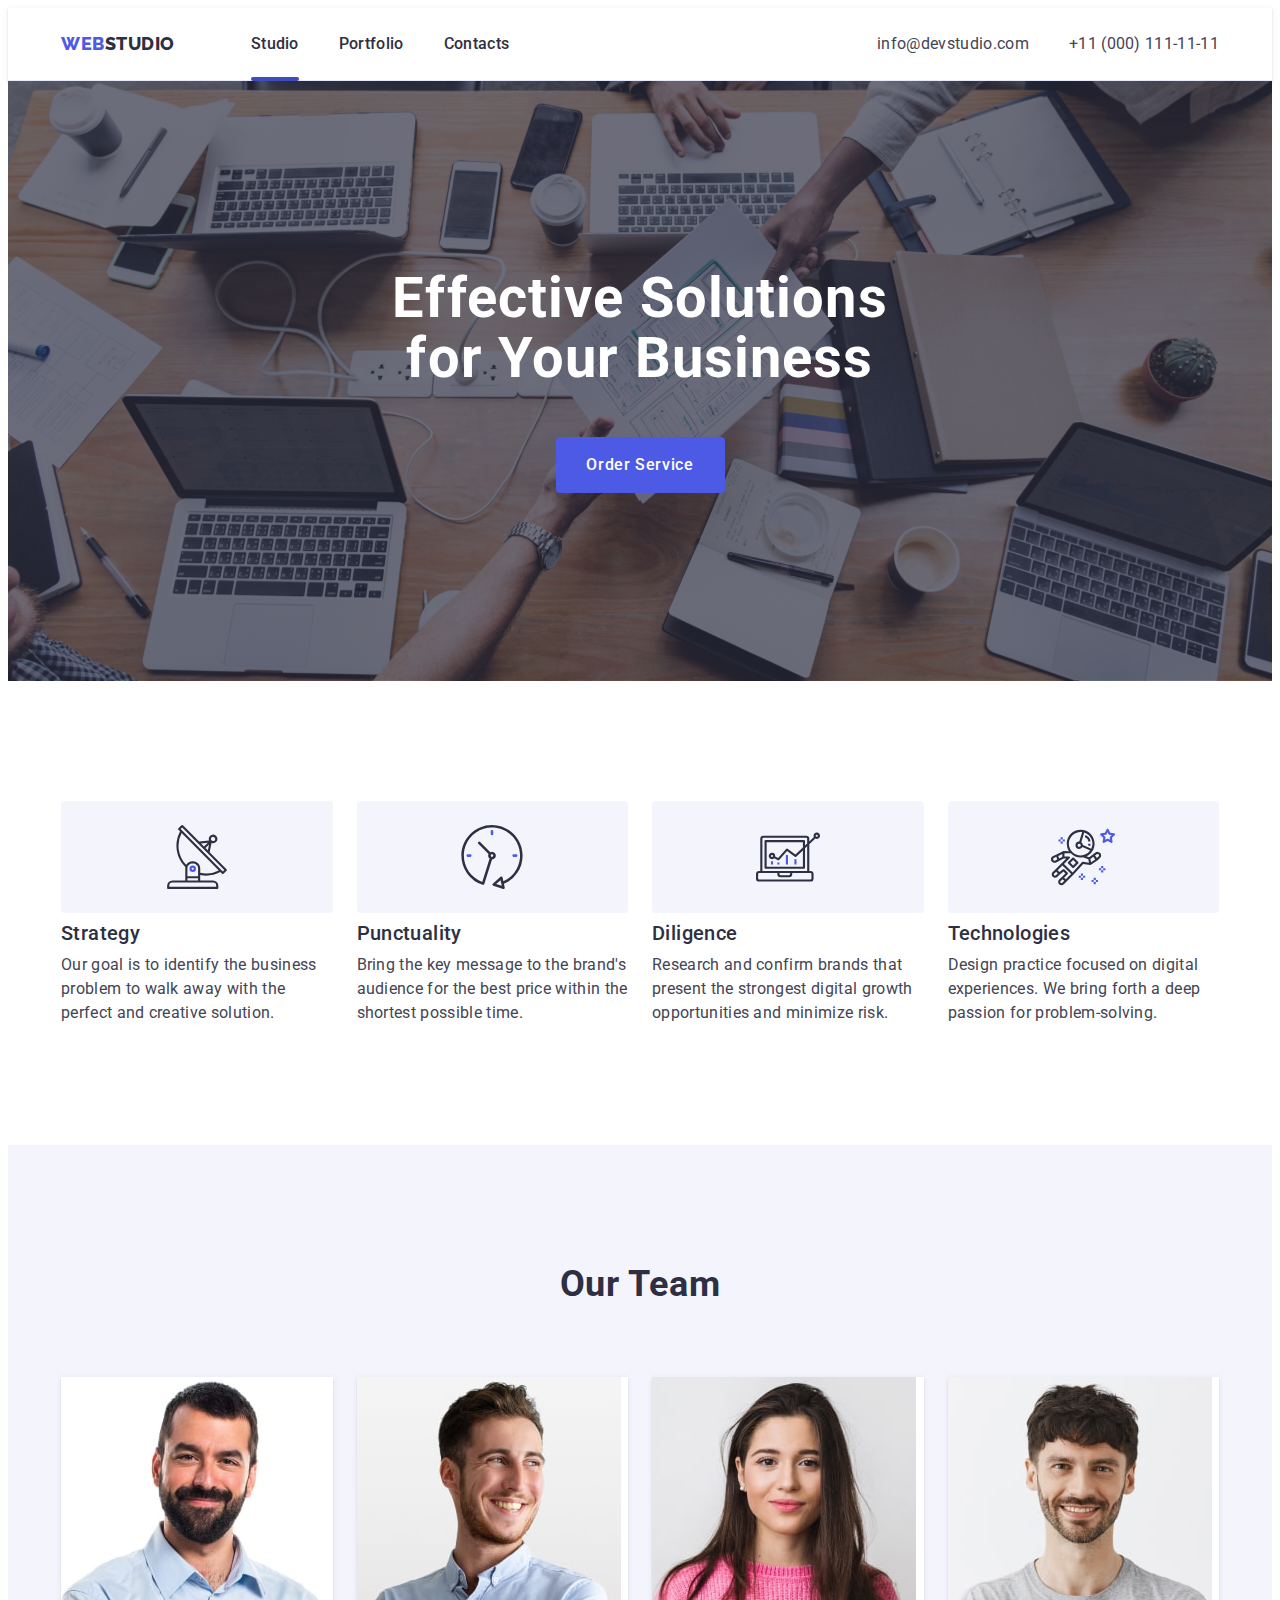
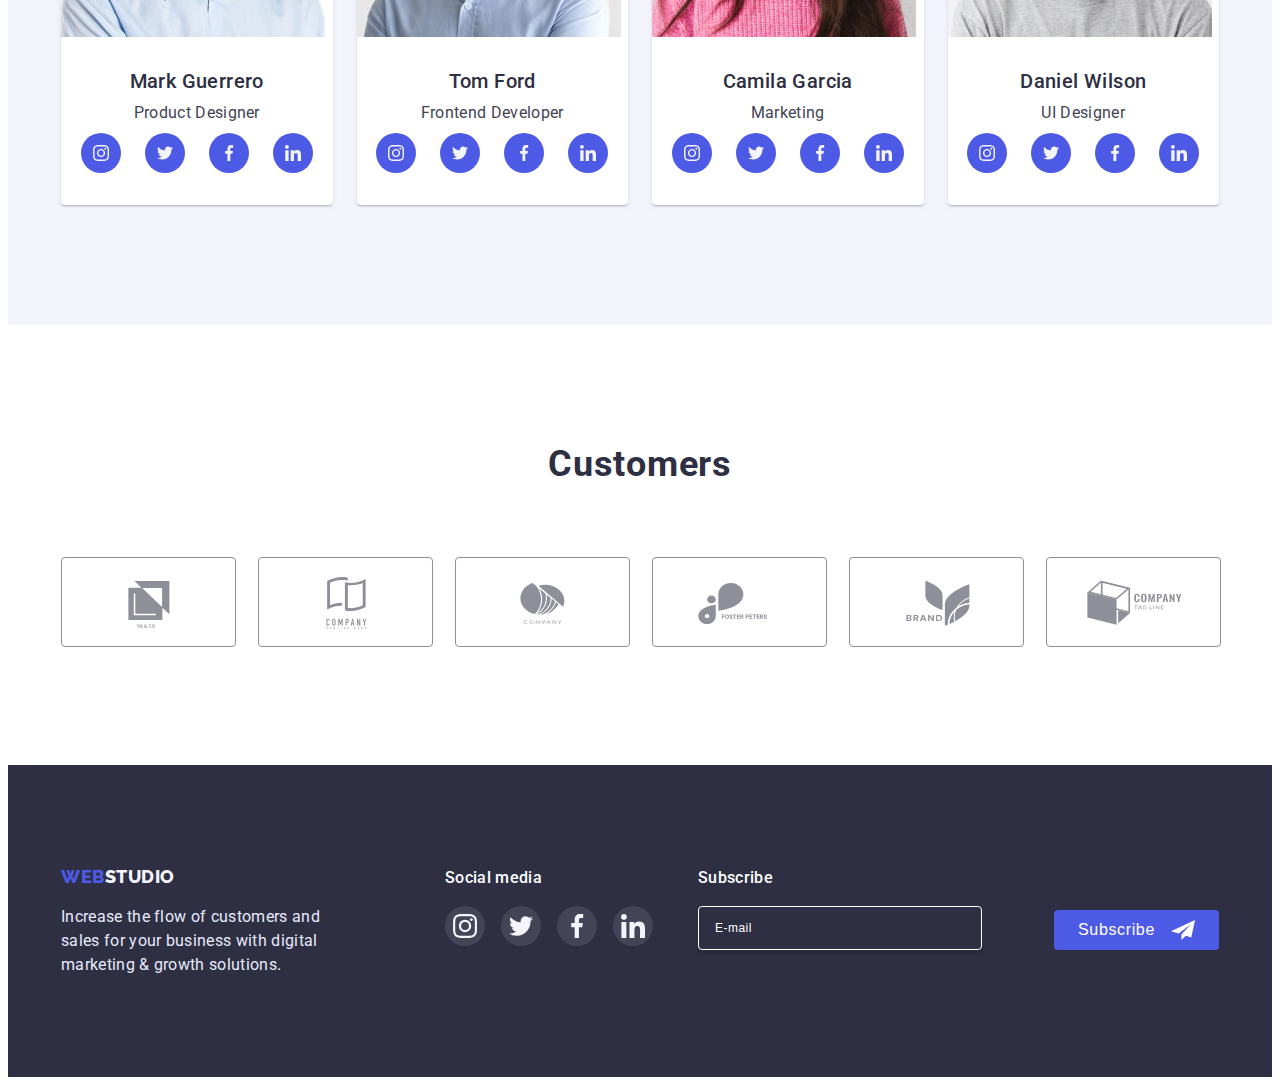
<file: index.html>
<!DOCTYPE html>
<html lang="en">
<head>
    <meta charset="UTF-8"/>
    <meta http-equiv="X-UA-Compatible" content="IE=edge"/>
    <meta name="viewport" content="width=device-width, initial-scale=1.0"/>
    <link href="https://fonts.googleapis.com" rel="preconnect"/>
    <link href="https://fonts.gstatic.com" rel="preconnect" crossorigin/>
    <link
            href="https://fonts.googleapis.com/css2?family=Raleway:wght@800&family=Roboto:wght@400;500;700&display=swap"
            rel="stylesheet"
    />
    <title>WebStudio</title>
    <link
            href="https://cdnjs.cloudflare.com/ajax/libs/modern-normalize/1.1.0/modern-normalize.min.css"
            rel="stylesheet"
            integrity="sha512-wpPYUAdjBVSE4KJnH1VR1HeZfpl1ub8YT/NKx4PuQ5NmX2tKuGu6U/JRp5y+Y8XG2tV+wKQpNHVUX03MfMFn9Q=="
            crossorigin="anonymous"
            referrerpolicy="no-referrer"
    />
    <link href="./css/styles.css" rel="stylesheet"/>
</head>
<body>
<header class="header">
    <div class="container header-container">
        <nav class="header-navigation">
            <a class="logo link header-logo" href
            >Web<span class="logo-dark">Studio</span>
            </a>
            <ul class="header-menu-list list">
                <li class="header-item">
                    <a class="header-menu-link link current" href="./index.html"
                    >Studio</a
                    >
                </li>
                <li class="header-menu-item">
                    <a class="header-menu-link link" href="./portfolio.html"
                    >Portfolio</a
                    >
                </li>
                <li class="header-menu-item">
                    <a class="header-menu-link link" href>Contacts</a>
                </li>
            </ul>
        </nav>
        <address class="header-contacts">
            <ul class="header-contacts-list list">
                <li class="header-contacts-item">
                    <a class="header-contacts-link link" href>info@devstudio.com</a>
                </li>
                <li class="header-contacts-item">
                    <a class="header-contacts-link link" href>+11 (000) 111-11-11</a>
                </li>
            </ul>
        </address>
    </div>
</header>
<main>
    <section class="hero">
        <div class="container">
            <h1 class="hero-title">Effective Solutions for Your Business</h1>
            <button class="hero-btn btn" data-modal-open type="button">
                Order Service
            </button>
        </div>
    </section>
    <section class="features section">
        <div class="container">
            <h2 class="visually-hidden">Features</h2>
            <ul class="features-list list">
                <li class="features-item">
                    <div class="features-icon-wrap">
                        <svg class="features-icon" width="64" height="64">
                            <use href="./images/icons.svg#icon-antenna"></use>
                        </svg>
                    </div>
                    <h3 class="features-subtitle section-subtitle">Strategy</h3>
                    <p class="features-item-text section-text">
                        Our goal is to identify the business problem to walk away with
                        the perfect and creative solution.
                    </p>
                </li>
                <li class="features-item">
                    <div class="features-icon-wrap">
                        <svg class="features-icon" width="64" height="64">
                            <use href="./images/icons.svg#icon-clock"></use>
                        </svg>
                    </div>
                    <h3 class="features-subtitle section-subtitle">Punctuality</h3>
                    <p class="features-item-text section-text">
                        Bring the key message to the brand's audience for the best price
                        within the shortest possible time.
                    </p>
                </li>
                <li class="features-item">
                    <div class="features-icon-wrap">
                        <svg class="features-icon" width="64" height="64">
                            <use href="./images/icons.svg#icon-diagram"></use>
                        </svg>
                    </div>
                    <h3 class="features-subtitle section-subtitle">Diligence</h3>
                    <p class="features-item-text section-text">
                        Research and confirm brands that present the strongest digital
                        growth opportunities and minimize risk.
                    </p>
                </li>
                <li class="features-item">
                    <div class="features-icon-wrap">
                        <svg class="features-icon" width="64" height="64">
                            <use href="./images/icons.svg#icon-astronaut"></use>
                        </svg>
                    </div>
                    <h3 class="features-subtitle section-subtitle">Technologies</h3>
                    <p class="features-item-text section-text">
                        Design practice focused on digital experiences. We bring forth a
                        deep passion for problem-solving.
                    </p>
                </li>
            </ul>
        </div>
    </section>
    <section class="team section">
        <div class="container">
            <h2 class="team-title section-title">Our Team</h2>
            <ul class="team-list list">
                <li class="team-item">
                    <img
                            src="./images/team-img-1.jpeg"
                            alt="teammate photo"
                            width="264"
                            height="260"
                    />
                    <div class="team-item-wrap">
                        <h3 class="team-subtitle section-subtitle">Mark Guerrero</h3>
                        <p class="team-item-text section-text">Product Designer</p>
                        <ul class="team-social-list list">
                            <li class="team-social-item">
                                <a class="team-social-link link" href>
                                    <svg class="team-social-icon" width="16" height="16">
                                        <use href="./images/icons.svg#icon-instagram"></use>
                                    </svg>
                                </a>
                            </li>
                            <li class="team-social-item">
                                <a class="team-social-link link" href>
                                    <svg class="team-social-icon" width="16" height="16">
                                        <use href="./images/icons.svg#icon-twitter"></use>
                                    </svg>
                                </a>
                            </li>
                            <li class="team-social-item">
                                <a class="team-social-link link" href>
                                    <svg class="team-social-icon" width="16" height="16">
                                        <use href="./images/icons.svg#icon-facebook"></use>
                                    </svg>
                                </a>
                            </li>
                            <li class="team-social-item">
                                <a class="team-social-link link" href>
                                    <svg class="team-social-icon" width="16" height="16">
                                        <use href="./images/icons.svg#icon-linkedin"></use>
                                    </svg>
                                </a>
                            </li>
                        </ul>
                    </div>
                </li>
                <li class="team-item">
                    <img
                            src="./images/team-img-2.jpeg"
                            alt="teammate photo"
                            width="264"
                            height="260"
                    />
                    <div class="team-item-wrap">
                        <h3 class="team-subtitle section-subtitle">Tom Ford</h3>
                        <p class="team-item-text section-text">Frontend Developer</p>
                        <ul class="team-social-list list">
                            <li class="team-social-item">
                                <a class="team-social-link link" href>
                                    <svg class="team-social-icon" width="16" height="16">
                                        <use href="./images/icons.svg#icon-instagram"></use>
                                    </svg>
                                </a>
                            </li>
                            <li class="team-social-item">
                                <a class="team-social-link link" href>
                                    <svg class="team-social-icon" width="16" height="16">
                                        <use href="./images/icons.svg#icon-twitter"></use>
                                    </svg>
                                </a>
                            </li>
                            <li class="team-social-item">
                                <a class="team-social-link link" href>
                                    <svg class="team-social-icon" width="16" height="16">
                                        <use href="./images/icons.svg#icon-facebook"></use>
                                    </svg>
                                </a>
                            </li>
                            <li class="team-social-item">
                                <a class="team-social-link link" href>
                                    <svg class="team-social-icon" width="16" height="16">
                                        <use href="./images/icons.svg#icon-linkedin"></use>
                                    </svg>
                                </a>
                            </li>
                        </ul>
                    </div>
                </li>
                <li class="team-item">
                    <img
                            src="./images/team-img-3.jpeg"
                            alt="teammate photo"
                            width="264"
                            height="260"
                    />
                    <div class="team-item-wrap">
                        <h3 class="team-subtitle section-subtitle">Camila Garcia</h3>
                        <p class="team-item-text section-text">Marketing</p>
                        <ul class="team-social-list list">
                            <li class="team-social-item">
                                <a class="team-social-link link" href>
                                    <svg class="team-social-icon" width="16" height="16">
                                        <use href="./images/icons.svg#icon-instagram"></use>
                                    </svg>
                                </a>
                            </li>
                            <li class="team-social-item">
                                <a class="team-social-link link" href>
                                    <svg class="team-social-icon" width="16" height="16">
                                        <use href="./images/icons.svg#icon-twitter"></use>
                                    </svg>
                                </a>
                            </li>
                            <li class="team-social-item">
                                <a class="team-social-link link" href>
                                    <svg class="team-social-icon" width="16" height="16">
                                        <use href="./images/icons.svg#icon-facebook"></use>
                                    </svg>
                                </a>
                            </li>
                            <li class="team-social-item">
                                <a class="team-social-link link" href>
                                    <svg class="team-social-icon" width="16" height="16">
                                        <use href="./images/icons.svg#icon-linkedin"></use>
                                    </svg>
                                </a>
                            </li>
                        </ul>
                    </div>
                </li>
                <li class="team-item">
                    <img
                            src="./images/team-img-4.jpeg"
                            alt="teammate photo"
                            width="264"
                            height="260"
                    />
                    <div class="team-item-wrap">
                        <h3 class="team-subtitle section-subtitle">Daniel Wilson</h3>
                        <p class="team-item-text section-text">UI Designer</p>
                        <ul class="team-social-list list">
                            <li class="team-social-item">
                                <a class="team-social-link link" href>
                                    <svg class="team-social-icon" width="16" height="16">
                                        <use href="./images/icons.svg#icon-instagram"></use>
                                    </svg>
                                </a>
                            </li>
                            <li class="team-social-item">
                                <a class="team-social-link link" href>
                                    <svg class="team-social-icon" width="16" height="16">
                                        <use href="./images/icons.svg#icon-twitter"></use>
                                    </svg>
                                </a>
                            </li>
                            <li class="team-social-item">
                                <a class="team-social-link link" href>
                                    <svg class="team-social-icon" width="16" height="16">
                                        <use href="./images/icons.svg#icon-facebook"></use>
                                    </svg>
                                </a>
                            </li>
                            <li class="team-social-item">
                                <a class="team-social-link link" href>
                                    <svg class="team-social-icon" width="16" height="16">
                                        <use href="./images/icons.svg#icon-linkedin"></use>
                                    </svg>
                                </a>
                            </li>
                        </ul>
                    </div>
                </li>
            </ul>
        </div>
    </section>
    <section class="customers section">
        <div class="container">
            <h2 class="customers-title section-title">Customers</h2>
            <ul class="customers-list list">
                <li class="customers-item">
                    <a class="customers-link link" href>
                        <svg class="customers-icon" width="104" height="56">
                            <use href="./images/icons.svg#icon-logo-1"></use>
                        </svg>
                    </a>
                </li>
                <li class="customers-item">
                    <a class="customers-link link" href>
                        <svg class="customers-icon" width="104" height="56">
                            <use href="./images/icons.svg#icon-logo-2"></use>
                        </svg>
                    </a>
                </li>
                <li class="customers-item">
                    <a class="customers-link link" href>
                        <svg class="customers-icon" width="104" height="56">
                            <use href="./images/icons.svg#icon-logo-3"></use>
                        </svg>
                    </a>
                </li>
                <li class="customers-item">
                    <a class="customers-link link" href>
                        <svg class="customers-icon" width="104" height="56">
                            <use href="./images/icons.svg#icon-logo-4"></use>
                        </svg>
                    </a>
                </li>
                <li class="customers-item">
                    <a class="customers-link link" href>
                        <svg class="customers-icon" width="104" height="56">
                            <use href="./images/icons.svg#icon-logo-5"></use>
                        </svg>
                    </a>
                </li>
                <li class="customers-item">
                    <a class="customers-link link" href>
                        <svg class="customers-icon" width="104" height="56">
                            <use href="./images/icons.svg#icon-logo-6"></use>
                        </svg>
                    </a>
                </li>
            </ul>
        </div>
    </section>
</main>
<footer class="footer">
    <div class="container footer-container">
        <div class="footer-contacts">
            <a class="logo footer-logo link" href
            >Web<span class="logo-light">Studio</span>
            </a>
            <p class="footer-text">
                Increase the flow of customers and sales for your business with
                digital marketing & growth solutions.
            </p>
        </div>
        <div class="footer-soc">
            <p class="footer-soc-title footer-title">Social media</p>
            <ul class="footer-social-list list">
                <li class="footer-social-item">
                    <a class="footer-social-link link" href>
                        <svg class="footer-social-icon" width="24" height="24">
                            <use href="./images/icons.svg#icon-instagram"></use>
                        </svg>
                    </a>
                </li>
                <li class="footer-social-item">
                    <a class="footer-social-link link" href>
                        <svg class="footer-social-icon" width="24" height="24">
                            <use href="./images/icons.svg#icon-twitter"></use>
                        </svg>
                    </a>
                </li>
                <li class="footer-social-item">
                    <a class="footer-social-link link" href>
                        <svg class="footer-social-icon" width="24" height="24">
                            <use href="./images/icons.svg#icon-facebook"></use>
                        </svg>
                    </a>
                </li>
                <li class="footer-social-item">
                    <a class="footer-social-link link" href>
                        <svg class="footer-social-icon" width="24" height="24">
                            <use href="./images/icons.svg#icon-linkedin"></use>
                        </svg>
                    </a>
                </li>
            </ul>
        </div>
        <div class="footer-sub">
            <p class="footer-subscribe-title footer-title">Subscribe</p>
            <form class="footer-form">
                <label class="footer-label">
                    <input
                            class="footer-input"
                            name="user-privacy"
                            type="email"
                            placeholder="E-mail"
                    />
                </label>
                <button class="footer-subscribe-btn" type="submit">
                    Subscribe
                    <svg class="footer-subscribe-icon" width="24" height="24">
                        <use href="./images/icons.svg#icon-plane"></use>
                    </svg>
                </button>
            </form>
        </div>
    </div>
</footer>
<div class="backdrop is-hidden" data-modal>
    <div class="modal">
        <button class="modal-close-btn" data-modal-close type="button">
            <svg class="modal-close-icon" width="8" height="8">
                <use href="./images/icons.svg#icon-close-black"></use>
            </svg>
        </button>
        <p class="modal-title">Leave your contacts and we will call you back</p>
        <form class="modal-form">
            <div class="modal-field">
                <label for="user-name" class="modal-label">Name</label>
                <div class="modal-input-wrap">
                    <input
                            class="modal-input"
                            name="user-name"
                            type="text"
                            id="user-name"
                    />
                    <svg class="modal-icon" width="18" height="24">
                        <use href="./images/icons.svg#icon-person"></use>
                    </svg>
                </div>
            </div>
            <div class="modal-field">
                <label class="modal-label" for="user-tel">Phone</label>
                <div class="modal-input-wrap">
                    <input
                            class="modal-input"
                            id="user-tel"
                            name="user-tel"
                            type="tel"
                    />
                    <svg class="modal-icon" width="18" height="24">
                        <use href="./images/icons.svg#icon-phone"></use>
                    </svg>
                </div>
            </div>
            <div class="modal-field">
                <label class="modal-label" for="user-email">Email</label>
                <div class="modal-input-wrap">
                    <input
                            class="modal-input"
                            id="user-email"
                            name="user-email"
                            type="email"
                    />
                    <svg class="modal-icon" width="18" height="24">
                        <use href="./images/icons.svg#icon-email"></use>
                    </svg>
                </div>
            </div>
            <div class="modal-field textarea-field">
                <label class="modal-label" for="user-comment">Comment</label>
                <textarea
                        class="modal-comment"
                        id="user-comment"
                        name="user-comment"
                        placeholder="Text input"
                ></textarea>
            </div>
            <div class="modal-field check-field">
                <input
                        class="input-check visually-hidden"
                        id="user-privacy"
                        name="user-privacy"
                        type="checkbox"
                        value="true"
                />
                <label class="input-check-text" for="user-privacy">
              <span class="check-empty">
                <svg class="input-check-icon" width="10" height="8">
                  <use href="./images/icons.svg#icon-check"></use>
                </svg>
              </span>
                    I accept the terms and conditions of the
                    <a class="input-check-link" href>Privacy Policy</a></label
                >
            </div>
            <button class="modal-btn btn" type="submit">Send</button>
        </form>
    </div>
</div>
<script src="./js/modal.js"></script>
</body>
</html>
</file>
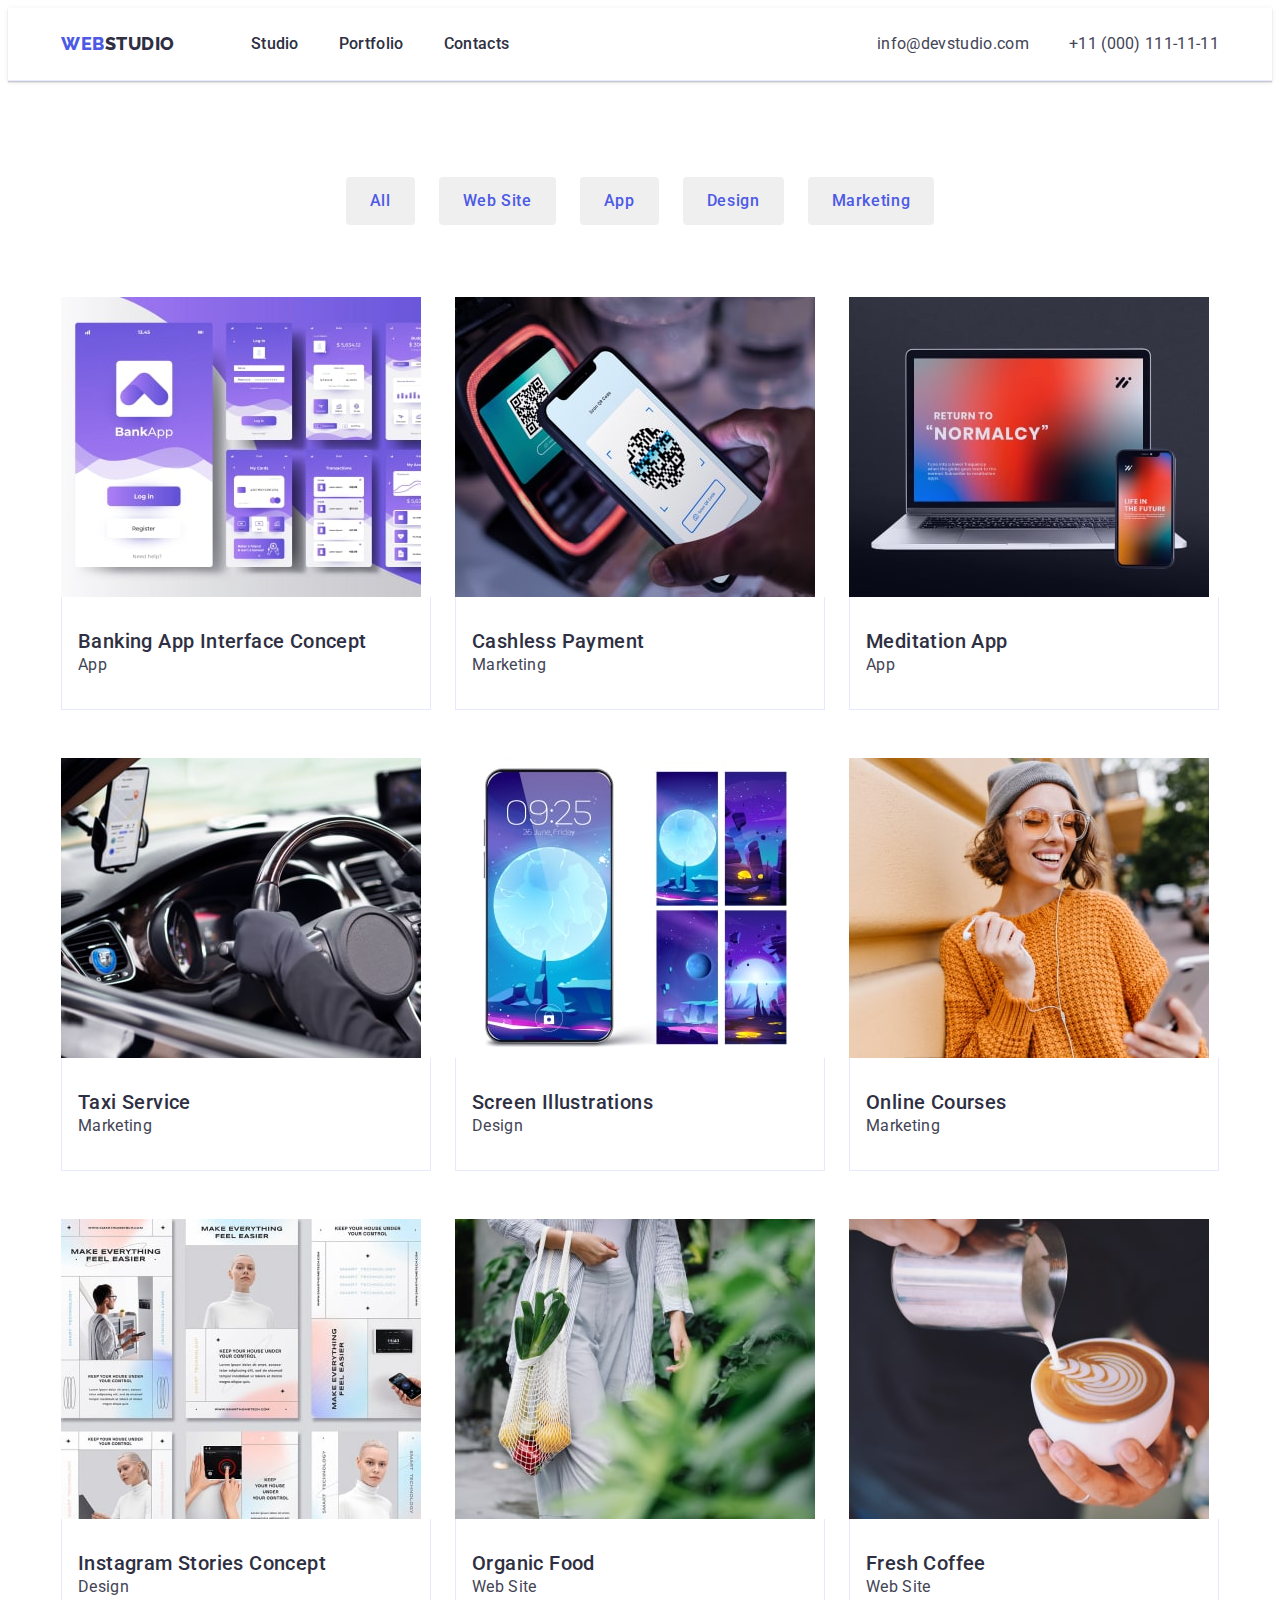
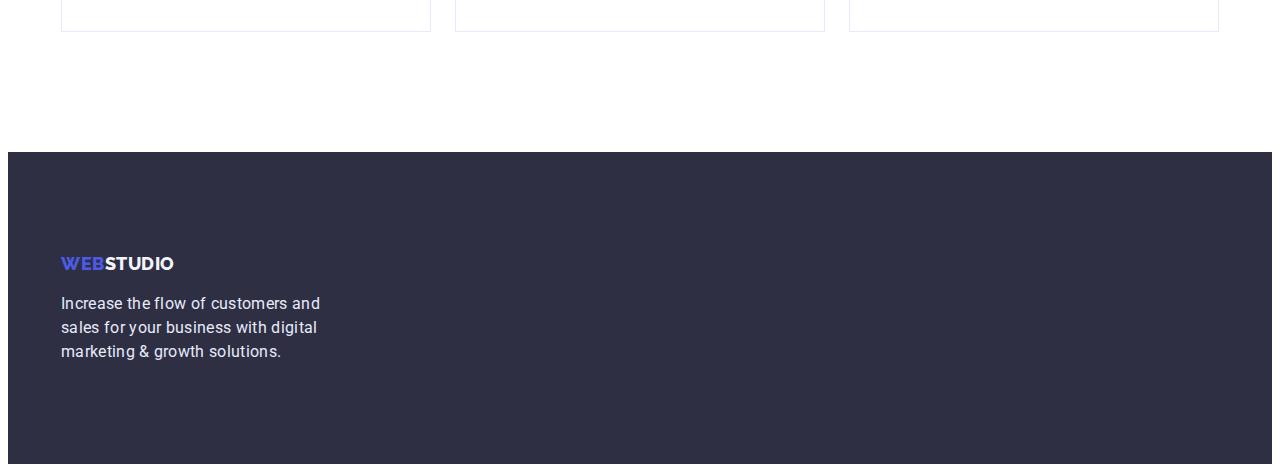
<file: portfolio.html>
<!DOCTYPE html>
<html lang="en">
  <head>
    <meta charset="UTF-8" />
    <meta http-equiv="X-UA-Compatible" content="IE=edge" />
    <meta name="viewport" content="width=device-width, initial-scale=1.0" />
    <link href="https://fonts.googleapis.com" rel="preconnect" />
    <link href="https://fonts.gstatic.com" rel="preconnect" crossorigin />
    <link
      href="https://fonts.googleapis.com/css2?family=Raleway:wght@800&family=Roboto:wght@400;500;700&display=swap"
      rel="stylesheet"
    />
    <title>WebStudio</title>
    <link
      href="https://cdnjs.cloudflare.com/ajax/libs/modern-normalize/1.1.0/modern-normalize.min.css"
      rel="stylesheet"
      integrity="sha512-wpPYUAdjBVSE4KJnH1VR1HeZfpl1ub8YT/NKx4PuQ5NmX2tKuGu6U/JRp5y+Y8XG2tV+wKQpNHVUX03MfMFn9Q=="
      crossorigin="anonymous"
      referrerpolicy="no-referrer"
    />
    <link href="./css/styles.css" rel="stylesheet" />
  </head>
  <body>
    <header class="header">
      <div class="container header-container">
        <nav class="header-navigation">
          <a class="logo link header-logo" href
            >Web<span class="logo-dark">Studio</span>
          </a>
          <ul class="header-menu-list list">
            <li class="header-item">
              <a class="header-menu-link link" href="./index.html">Studio</a>
            </li>
            <li class="header-menu-item">
              <a class="header-menu-link link" href="./portfolio.html"
                >Portfolio</a
              >
            </li>
            <li class="header-menu-item">
              <a class="header-menu-link link" href>Contacts</a>
            </li>
          </ul>
        </nav>
        <address class="header-contacts">
          <ul class="header-contacts-list list">
            <li class="header-contacts-item">
              <a class="header-contacts-link link" href>info@devstudio.com</a>
            </li>
            <li class="header-contacts-item">
              <a class="header-contacts-link link" href>+11 (000) 111-11-11</a>
            </li>
          </ul>
        </address>
      </div>
    </header>
    <main>
      <section class="portfolio section">
        <div class="container">
          <h2 class="visually-hidden">Portfolio</h2>
          <ul class="portfolio-btn-list list">
            <li class="portfolio-btn-item">
              <button class="portfolio-btn" type="button">All</button>
            </li>
            <li class="portfolio-btn-item">
              <button class="portfolio-btn" type="button">Web Site</button>
            </li>
            <li class="portfolio-btn-item">
              <button class="portfolio-btn" type="button">App</button>
            </li>
            <li class="portfolio-btn-item">
              <button class="portfolio-btn" type="button">Design</button>
            </li>
            <li class="portfolio-btn-item">
              <button class="portfolio-btn" type="button">Marketing</button>
            </li>
          </ul>
          <ul class="portfolio-card-list list">
            <li class="portfolio-card-item">
              <a class="portfolio-card-link link" href>
                <div class="portfolio-card-top-wrap">
                  <img
                    src="./images/portfolio-img-1.jpeg"
                    alt="portfolio picture"
                    width="360"
                    height="300"
                  />
                  <p class="portfolio-card-top-text">
                    14 Stylish and User-Friendly App Design Concepts · Task Manager App · Calorie Tracker App · Exotic Fruit Ecommerce App · Cloud Storage App
                  </p>
                </div>
                <div class="portfolio-card-wrap">
                  <h3 class="portfolio-card-subtitle section-subtitle">
                    Banking App Interface Concept
                  </h3>
                  <p class="portfolio-card-text section-text">App</p>
                </div>
              </a>
            </li>
            <li class="portfolio-card-item">
              <a class="portfolio-card-link link" href>
                <div class="portfolio-card-top-wrap">
                  <img
                    src="./images/portfolio-img-2.jpeg"
                    alt="portfolio picture"
                    width="360"
                    height="300"
                  />
                  <p class="portfolio-card-top-text">
                    14 Stylish and User-Friendly App Design Concepts · Task Manager App · Calorie Tracker App · Exotic Fruit Ecommerce App · Cloud Storage App
                  </p>
                </div>
                <div class="portfolio-card-wrap">
                  <h3 class="portfolio-card-subtitle section-subtitle">
                    Cashless Payment
                  </h3>
                  <p class="portfolio-card-text section-text">Marketing</p>
                </div>
              </a>
            </li>
            <li class="portfolio-card-item">
              <a class="portfolio-card-link link" href>
                <div class="portfolio-card-top-wrap">
                  <img
                    src="./images/portfolio-img-3.jpeg"
                    alt="portfolio picture"
                    width="360"
                    height="300"
                  />
                  <p class="portfolio-card-top-text">
                    14 Stylish and User-Friendly App Design Concepts · Task Manager App · Calorie Tracker App · Exotic Fruit Ecommerce App · Cloud Storage App
                  </p>
                </div>
                <div class="portfolio-card-wrap">
                  <h3 class="portfolio-card-subtitle section-subtitle">
                    Meditation App
                  </h3>
                  <p class="portfolio-card-text section-text">App</p>
                </div>
              </a>
            </li>
            <li class="portfolio-card-item">
              <a class="portfolio-card-link link" href>
                <div class="portfolio-card-top-wrap">
                  <img
                    src="./images/portfolio-img-4.jpeg"
                    alt="portfolio picture"
                    width="360"
                    height="300"
                  />
                  <p class="portfolio-card-top-text">
                    14 Stylish and User-Friendly App Design Concepts · Task Manager App · Calorie Tracker App · Exotic Fruit Ecommerce App · Cloud Storage App
                  </p>
                </div>
                <div class="portfolio-card-wrap">
                  <h3 class="portfolio-card-subtitle section-subtitle">
                    Taxi Service
                  </h3>
                  <p class="portfolio-card-text section-text">Marketing</p>
                </div>
              </a>
            </li>
            <li class="portfolio-card-item">
              <a class="portfolio-card-link link" href>
                <div class="portfolio-card-top-wrap">
                  <img
                    src="./images/portfolio-img-5.jpeg"
                    alt="portfolio picture"
                    width="360"
                    height="300"
                  />
                  <p class="portfolio-card-top-text">
                    14 Stylish and User-Friendly App Design Concepts · Task Manager App · Calorie Tracker App · Exotic Fruit Ecommerce App · Cloud Storage App
                  </p>
                </div>
                <div class="portfolio-card-wrap">
                  <h3 class="portfolio-card-subtitle section-subtitle">
                    Screen Illustrations
                  </h3>
                  <p class="portfolio-card-text section-text">Design</p>
                </div>
              </a>
            </li>
            <li class="portfolio-card-item">
              <a class="portfolio-card-link link" href>
                <div class="portfolio-card-top-wrap">
                  <img
                    src="./images/portfolio-img-6.jpeg"
                    alt="portfolio picture"
                    width="360"
                    height="300"
                  />
                  <p class="portfolio-card-top-text">
                    14 Stylish and User-Friendly App Design Concepts · Task Manager App · Calorie Tracker App · Exotic Fruit Ecommerce App · Cloud Storage App
                  </p>
                </div>
                <div class="portfolio-card-wrap">
                  <h3 class="portfolio-card-subtitle section-subtitle">
                    Online Courses
                  </h3>
                  <p class="portfolio-card-text section-text">Marketing</p>
                </div>
              </a>
            </li>
            <li class="portfolio-card-item">
              <a class="portfolio-card-link link" href>
                <div class="portfolio-card-top-wrap">
                  <img
                    src="./images/portfolio-img-7.jpeg"
                    alt="portfolio picture"
                    width="360"
                    height="300"
                  />
                  <p class="portfolio-card-top-text">
                    14 Stylish and User-Friendly App Design Concepts · Task Manager App · Calorie Tracker App · Exotic Fruit Ecommerce App · Cloud Storage App
                  </p>
                </div>
                <div class="portfolio-card-wrap">
                  <h3 class="portfolio-card-subtitle section-subtitle">
                    Instagram Stories Concept
                  </h3>
                  <p class="portfolio-card-text section-text">Design</p>
                </div>
              </a>
            </li>
            <li class="portfolio-card-item">
              <a class="portfolio-card-link link" href>
                <div class="portfolio-card-top-wrap">
                  <img
                    src="./images/portfolio-img-8.jpeg"
                    alt="portfolio picture"
                    width="360"
                    height="300"
                  />
                  <p class="portfolio-card-top-text">
                    14 Stylish and User-Friendly App Design Concepts · Task Manager App · Calorie Tracker App · Exotic Fruit Ecommerce App · Cloud Storage App
                  </p>
                </div>
                <div class="portfolio-card-wrap">
                  <h3 class="portfolio-card-subtitle section-subtitle">
                    Organic Food
                  </h3>
                  <p class="portfolio-card-text section-text">Web Site</p>
                </div>
              </a>
            </li>
            <li class="portfolio-card-item">
              <a class="portfolio-card-link link" href>
                <div class="portfolio-card-top-wrap">
                  <img
                    src="./images/portfolio-img-9.jpeg"
                    alt="portfolio picture"
                    width="360"
                    height="300"
                  />
                  <p class="portfolio-card-top-text">
                    14 Stylish and User-Friendly App Design Concepts · Task Manager App · Calorie Tracker App · Exotic Fruit Ecommerce App · Cloud Storage App
                  </p>
                </div>
                <div class="portfolio-card-wrap">
                  <h3 class="portfolio-card-subtitle section-subtitle">
                    Fresh Coffee
                  </h3>
                  <p class="portfolio-card-text section-text">Web Site</p>
                </div>
              </a>
            </li>
          </ul>
        </div>
      </section>
    </main>
    <footer class="footer">
      <div class="container">
        <a class="logo footer-logo link" href
          >Web<span class="logo-light">Studio</span>
        </a>
        <p class="footer-text">
          Increase the flow of customers and sales for your business with
          digital marketing & growth solutions.
        </p>
      </div>
    </footer>
  </body>
</html>
</file>
<file: css/styles.css>
:root {
    --accent-color: #4d5ae5;
    --subtitle-color: #2e2f42;
    --main-title-color: #2e2f42;
    --main-text-color: #434455;
}

h1,
h2,
h3,
h4,
h5,
h6,
p {
    margin: 0;
}

ul {
    margin: 0;
    padding-left: 0;
}

img {
    display: block;
}

body {
    font-family: 'Roboto', sans-serif;
    color: var(--main-text-color);
}

.list {
    list-style: none;
}

.link {
    text-decoration: none;
}

.visually-hidden {
    position: absolute;
    width: 1px;
    height: 1px;
    margin: -1px;
    border: 0;
    padding: 0;
    white-space: nowrap;
    clip-path: inset(100%);
    clip: rect(0 0 0 0);
    overflow: hidden;
}

/* ---------COMPONENTS -----------*/

.container {
    width: 1158px;
    padding-left: 15px;
    padding-right: 15px;
    margin: 0 auto;
}

.section-subtitle {
    font-weight: 500;
    font-size: 20px;
    line-height: 1.2;
    letter-spacing: 0.02em;
    color: var(--subtitle-color);
}

.section-text {
    font-size: 16px;
    line-height: 1.5;
    letter-spacing: 0.02em;
    color: var(--main-text-color);
}

.section-title {
    font-size: 36px;
    line-height: 1.11;
    text-align: center;
    letter-spacing: 0.02em;
    text-transform: capitalize;
    color: var(--main-title-color);
}

.logo {
    font-family: 'Raleway', sans-serif;
    font-weight: 800;
    font-size: 18px;
    line-height: 1.33;
    letter-spacing: 0.03em;
    text-transform: uppercase;
    color: var(--accent-color);
}

.section {
    padding-top: 120px;
    padding-bottom: 120px;
}

.btn {
    display: block;
    min-width: 169px;
    height: 56px;
    font-family: inherit;
    font-weight: 500;
    font-size: 16px;
    line-height: 1.5;
    letter-spacing: 0.04em;
    color: #ffffff;
    border: none;
    background-color: var(--accent-color);
    border-radius: 4px;
    cursor: pointer;
    transition: background-color 250ms cubic-bezier(0.4, 0, 0.2, 1);
}

.btn:hover,
.btn:focus {
    background-color: #404bbf;
}

/* -----------HEADER -------------*/

.header {
    padding-top: 24px;
    padding-bottom: 24px;
    border-bottom: 1px solid #e7e9fc;
    box-shadow: 0px 2px 1px rgba(46, 47, 66, 0.08),
    0px 1px 1px rgba(46, 47, 66, 0.16), 0px 1px 6px rgba(46, 47, 66, 0.08);
}

.header-container {
    display: flex;
    align-items: center;
}

.header-logo {
    margin-right: 76px;
}

.logo-dark {
    color: #2e2f42;
}

.header-navigation {
    display: flex;
    align-items: center;
    margin-right: auto;
}

.header-menu-list {
    display: flex;
    gap: 40px;
}

.header-menu-link {
    font-weight: 500;
    font-size: 16px;
    line-height: 1.5;
    letter-spacing: 0.02em;
    color: #2e2f42;
    position: relative;
}

.header-menu-link:hover,
.header-menu-link:focus {
    color: #404bbf;
}

.header-menu-link.current::after {
    content: '';
    position: absolute;
    left: 0;
    bottom: -28px;
    width: 100%;
    height: 4px;
    background-color: #404bbf;
    border-radius: 2px;
}

.header-contacts {
    font-style: normal;
}

.header-contacts-list {
    display: flex;
    gap: 40px;
}

.header-contacts-link {
    font-size: 16px;
    line-height: 1.5;
    letter-spacing: 0.02em;
    color: #434455;
}

.header-contacts-link:hover,
.header-contacts-link:focus {
    color: #404bbf;
}

/* -----------HERO -------------*/

.hero {
    max-width: 1440px;
    margin: 0 auto;
    background-color: #2e2f42;
    background-image: linear-gradient(
            rgba(46, 47, 66, 0.7),
            rgba(46, 47, 66, 0.7)
    ),
    url(../images/hero-bg.jpeg);
    background-repeat: no-repeat;
    background-position: center;
    background-size: cover;
    padding-top: 188px;
    padding-bottom: 188px;
}

.hero-title {
    font-weight: 700;
    font-size: 56px;
    line-height: 1.07;
    text-align: center;
    letter-spacing: 0.02em;
    color: #ffffff;
    max-width: 496px;
    margin: 0 auto 48px;
}
.hero-btn {
    margin: 0 auto;
}

/* -----------FEATURES -------------*/

.features-list {
    display: flex;
    gap: 24px;
}

.features-item {
    width: calc((100% - 72px) / 4);
}

.features-icon-wrap {
    height: 112px;
    background-color: #f4f4fd;
    display: flex;
    align-items: center;
    justify-content: center;
    margin-bottom: 8px;
    border-radius: 4px;
}

.features-subtitle {
    margin-bottom: 8px;
}

/* -----------DOING -------------*/

.doing {
    padding-top: 0;
}

.doing-title {
    margin-bottom: 72px;
}

.doing-list {
    display: flex;
    gap: 24px;
}

.doing-item {
    width: calc((100% - 48px) / 3);
}
/* -----------TEAM -------------*/

.team {
    background-color: #f4f4fd;
}

.team-title {
    margin-bottom: 72px;
}

.team-list {
    display: flex;
    gap: 24px;
}

.team-item {
    width: calc((100% - 72px) / 4);
    background-color: #ffffff;
    box-shadow: 0px 1px 6px rgba(46, 47, 66, 0.08),
    0px 1px 1px rgba(46, 47, 66, 0.16), 0px 2px 1px rgba(46, 47, 66, 0.08);
    border-radius: 0px 0px 4px 4px;
}

.team-item-wrap {
    padding: 32px 16px;
}

.team-subtitle {
    text-align: center;
    margin-bottom: 8px;
}

.team-item-text {
    text-align: center;
    margin-bottom: 8px;
}

.team-social-list {
    display: flex;
    justify-content: center;
    gap: 24px;
}

.team-social-item {
    width: 40px;
    height: 40px;
}
.team-social-link {
    width: 100%;
    height: 100%;
    background-color: var(--accent-color);
    border-radius: 50%;
    display: flex;
    align-items: center;
    justify-content: center;
    transition: background-color 250ms cubic-bezier(0.4, 0, 0.2, 1);
}

.team-social-link:hover,
.team-social-link:focus {
    background-color: #404bbf;
}

.team-social-icon {
    fill: #f4f4fd;
}
/* -----------CUSTOMERS -------------*/

.customers-title {
    margin-bottom: 72px;
}

.customers-list {
    display: flex;
    gap: 24px;
}

.customers-item {
    width: calc((100% - 120px) / 6);
    height: 88px;
}
.customers-link {
    width: 100%;
    height: 100%;
    border: 1px solid #8e8f99;
    border-radius: 4px;
    display: flex;
    align-items: center;
    justify-content: center;
    color: #8e8f99;
    transition: border-color 250ms cubic-bezier(0.4, 0, 0.2, 1),
    color 250ms cubic-bezier(0.4, 0, 0.2, 1);
}
.customers-icon {
    fill: currentColor;
}

.customers-link:hover,
.customers-link:focus {
    border-color: #404bbf;
    color: #404bbf;
}

/* -----------PORTFOLIO -------------*/

.portfolio {
    padding-top: 96px;
}

.portfolio-btn-list {
    display: flex;
    justify-content: center;
    gap: 24px;
    margin-bottom: 72px;
}

.portfolio-btn {
    font-family: inherit;
    font-weight: 500;
    font-size: 16px;
    line-height: 1.5;
    letter-spacing: 0.04em;
    color: var(--accent-color);
    cursor: pointer;
    padding: 12px 24px;
    border: none;
    border-radius: 4px;
    transition: background-color 250ms cubic-bezier(0.4, 0, 0.2, 1),
    color 250ms cubic-bezier(0.4, 0, 0.2, 1),
    box-shadow 250ms cubic-bezier(0.4, 0, 0.2, 1);
}

.portfolio-btn:hover,
.portfolio-btn:focus {
    background-color: #404bbf;
    box-shadow: 0px 3px 1px rgba(0, 0, 0, 0.1), 0px 2px 1px rgba(0, 0, 0, 0.08),
    0px 2px 2px rgba(0, 0, 0, 0.12);
    color: #ffffff;
}

.portfolio-card-list {
    display: flex;
    flex-wrap: wrap;
    column-gap: 24px;
    row-gap: 48px;
}

.portfolio-card-item {
    width: calc((100% - 48px) / 3);
}

.portfolio-card-link {
    display: block;
    transition: box-shadow 250ms cubic-bezier(0.4, 0, 0.2, 1);
}

.portfolio-card-link:hover,
.portfolio-card-link:focus {
    box-shadow: 0px 1px 6px rgba(46, 47, 66, 0.08),
    0px 1px 1px rgba(46, 47, 66, 0.16), 0px 2px 1px rgba(46, 47, 66, 0.08);
}

.portfolio-card-link:hover .portfolio-card-top-text,
.portfolio-card-link:focus .portfolio-card-top-text {
    transform: translateY(0%);
}

.portfolio-card-top-wrap {
    position: relative;
    overflow: hidden;
}

.portfolio-card-top-text {
    position: absolute;
    top: 0;
    font-size: 16px;
    line-height: 1.5;
    letter-spacing: 0.02em;
    color: #f4f4fd;
    padding: 40px 32px;
    background-color: #4d5ae5;
    height: 100%;
    transform: translateY(100%);
    transition: transform 250ms cubic-bezier(0.4, 0, 0.2, 1);
}

.portfolio-card-wrap {
    padding: 32px 16px;
    border: 1px solid #e7e9fc;
    border-top: none;
}
/* -----------FOOTER -------------*/

.footer {
    background-color: #2e2f42;
    padding-top: 100px;
    padding-bottom: 100px;
}

.footer-container {
    display: flex;
    align-items: baseline;
}

.footer-contacts {
    margin-right: 120px;
}

.footer-logo {
    display: block;
    margin-bottom: 16px;
}
.logo-light {
    color: #f4f4fd;
}
.footer-text {
    font-size: 16px;
    line-height: 1.5;
    letter-spacing: 0.02em;
    color: #e7e9fc;
    max-width: 264px;
}

.footer-title {
    font-weight: 500;
    font-size: 16px;
    line-height: 1.5;
    letter-spacing: 0.02em;
    color: #ffffff;
}

.footer-soc-title {
    margin-bottom: 16px;
}

.footer-social-list {
    display: flex;
    gap: 16px;
}

.footer-social-item {
    width: 40px;
    height: 40px;
}

.footer-social-link {
    width: 100%;
    height: 100%;
    background-color: rgba(255, 255, 255, 0.1);
    border-radius: 50%;
    display: flex;
    align-items: center;
    justify-content: center;
    transition: background-color 250ms cubic-bezier(0.4, 0, 0.2, 1);
}

.footer-social-link:hover,
.footer-social-link:focus {
    background-color: #31d0aa;
}

.footer-social-icon {
    fill: #f4f4fd;
}

.footer-sub {
    margin-left: auto;
}
.footer-subscribe-title {
    margin-bottom: 16px;
}

.footer-form {
    display: flex;
    align-items: center;
    gap: 24px;
}
.footer-input {
    width: 264px;
    height: 40px;
    border: 1px solid #ffffff;
    background-color: transparent;
    font-size: 12px;
    line-height: 1.5;
    letter-spacing: 0.04em;
    padding-left: 16px;
    margin-right: 24px;
    box-shadow: 0px 4px 4px 0px rgba(0, 0, 0, 0.15);
    border-radius: 4px;
    color: #ffffff;
}

.footer-input::placeholder {
    color: #ffffff;
}

.footer-subscribe-btn {
    min-width: 165px;
    height: 40px;
    display: flex;
    justify-content: center;
    align-items: center;
    font-weight: 500;
    font-size: 16px;
    line-height: 1.5;
    letter-spacing: 0.04em;
    color: #ffffff;
    background-color: #4d5ae5;
    border-radius: 4px;
    border: none;
    cursor: pointer;
}

.footer-subscribe-icon {
    margin-left: 16px;
}

.footer-label {
    font-size: 12px;
    line-height: 1.17;
    letter-spacing: 0.04em;
    color: #8e8f99;
    display: block;
    margin-bottom: 4px;
    margin-right: 24px;
}

/* -----------MODAL -------------*/

.backdrop {
    position: fixed;
    top: 0;
    left: 0;
    width: 100vw;
    height: 100vh;
    background-color: rgba(46, 47, 66, 0.4);
    transition: opacity 250ms cubic-bezier(0.4, 0, 0.2, 1),
    visibility 250ms cubic-bezier(0.4, 0, 0.2, 1);
}

.is-hidden {
    opacity: 0;
    visibility: hidden;
    pointer-events: none;
}

.modal {
    position: absolute;
    top: 50%;
    left: 50%;
    padding: 72px 24px 24px 24px;
    transform: translate(-50%, -50%) scale(1);
    width: 408px;
    min-height: 576px;
    background: #ffffff;
    box-shadow: 0px 1px 1px rgba(0, 0, 0, 0.14), 0px 1px 3px rgba(0, 0, 0, 0.12),
    0px 2px 1px rgba(0, 0, 0, 0.2);
    border-radius: 4px;
    transition: transform 250ms cubic-bezier(0.4, 0, 0.2, 1);
}

.backdrop.is-hidden .modal {
    transform: translate(-50%, -50%) scaleY(0);
}

.modal-close-btn {
    width: 24px;
    height: 24px;
    border-radius: 50%;
    display: flex;
    align-items: center;
    justify-content: center;
    background-color: #e7e9fc;
    border: 1px solid rgba(0, 0, 0, 0.1);
    margin-left: auto;
    padding: 0;
    cursor: pointer;
    transition: background-color 250ms cubic-bezier(0.4, 0, 0.2, 1);
    margin-bottom: 24px;
}

.modal-close-icon {
    transition: fill 250ms cubic-bezier(0.4, 0, 0.2, 1);
}

.modal-close-btn:hover,
.modal-close-btn:focus {
    background-color: #404bbf;
    border: none;
}

.modal-close-btn:hover .modal-close-icon,
.modal-close-btn:focus .modal-close-icon {
    fill: #ffffff;
}

.modal-title {
    font-weight: 500;
    font-size: 16px;
    line-height: 1.5;
    text-align: center;
    letter-spacing: 0.02em;
    color: var(--main-title-color);
    margin-bottom: 16px;
}

.modal-field {
    margin-bottom: 8px;
}

.modal-field.textarea-field {
    margin-bottom: 16px;
}

.modal-field.check-field {
    margin-bottom: 24px;
}
.modal-label {
    font-size: 12px;
    line-height: 1.17;
    letter-spacing: 0.04em;
    color: #8e8f99;
    display: block;
    margin-bottom: 4px;
}
.modal-input-wrap {
    position: relative;
}
.modal-input {
    width: 100%;
    height: 40px;
    border: 1px solid rgba(46, 47, 66, 0.4);
    border-radius: 4px;
    background-color: transparent;
    padding-left: 38px;
    outline: transparent;
    transition: border-color 250ms cubic-bezier(0.4, 0, 0.2, 1);
}

.modal-input:focus {
    border-color: var(--accent-color);
}

.modal-input:focus + .modal-icon {
    fill: var(--accent-color);
}
.modal-icon {
    position: absolute;
    left: 16px;
    top: 50%;
    transform: translateY(-50%);
    transition: fill 250ms cubic-bezier(0.4, 0, 0.2, 1);
}
.modal-comment {
    width: 100%;
    height: 120px;
    font-size: 12px;
    line-height: 1.17;
    letter-spacing: 0.04em;
    color: rgba(46, 47, 66, 0.4);
    border: 1px solid rgba(46, 47, 66, 0.4);
    border-radius: 4px;
    background-color: transparent;
    padding: 8px 16px;
    outline: transparent;
    resize: none;
    transition: border-color 250ms cubic-bezier(0.4, 0, 0.2, 1);
}

.modal-comment:focus {
    border-color: var(--accent-color);
}

.modal-comment::placeholder {
    color: rgba(46, 47, 66, 0.4);
}
.input-check:checked + .input-check-text > .check-empty {
    background-color: #404bbf;
    border: none;
    fill: #F4F4FD;
}

.input-check:focus + .input-check-text > .check-empty {
    border-color: #404bbf;
}
.input-check-text {
    font-size: 12px;
    line-height: 1.17;
    letter-spacing: 0.04em;
    color: #8e8f99;
    display: block;
}

.check-empty {
    width: 16px;
    height: 16px;
    border: 1px solid rgba(46, 47, 66, 0.4);
    border-radius: 2px;
    display: inline-flex;
    align-items: center;
    justify-content: center;
    fill: transparent;
    transition: background-color 250ms cubic-bezier(0.4, 0, 0.2, 1), border 250ms cubic-bezier(0.4, 0, 0.2, 1), fill 250ms cubic-bezier(0.4, 0, 0.2, 1);
}
.input-check-icon {
}
.input-check-link {
    color: #4d5ae5;
}
.modal-btn {
    margin: 0 auto;
    min-width: 169px;
    height: 56px;
}
</file>
